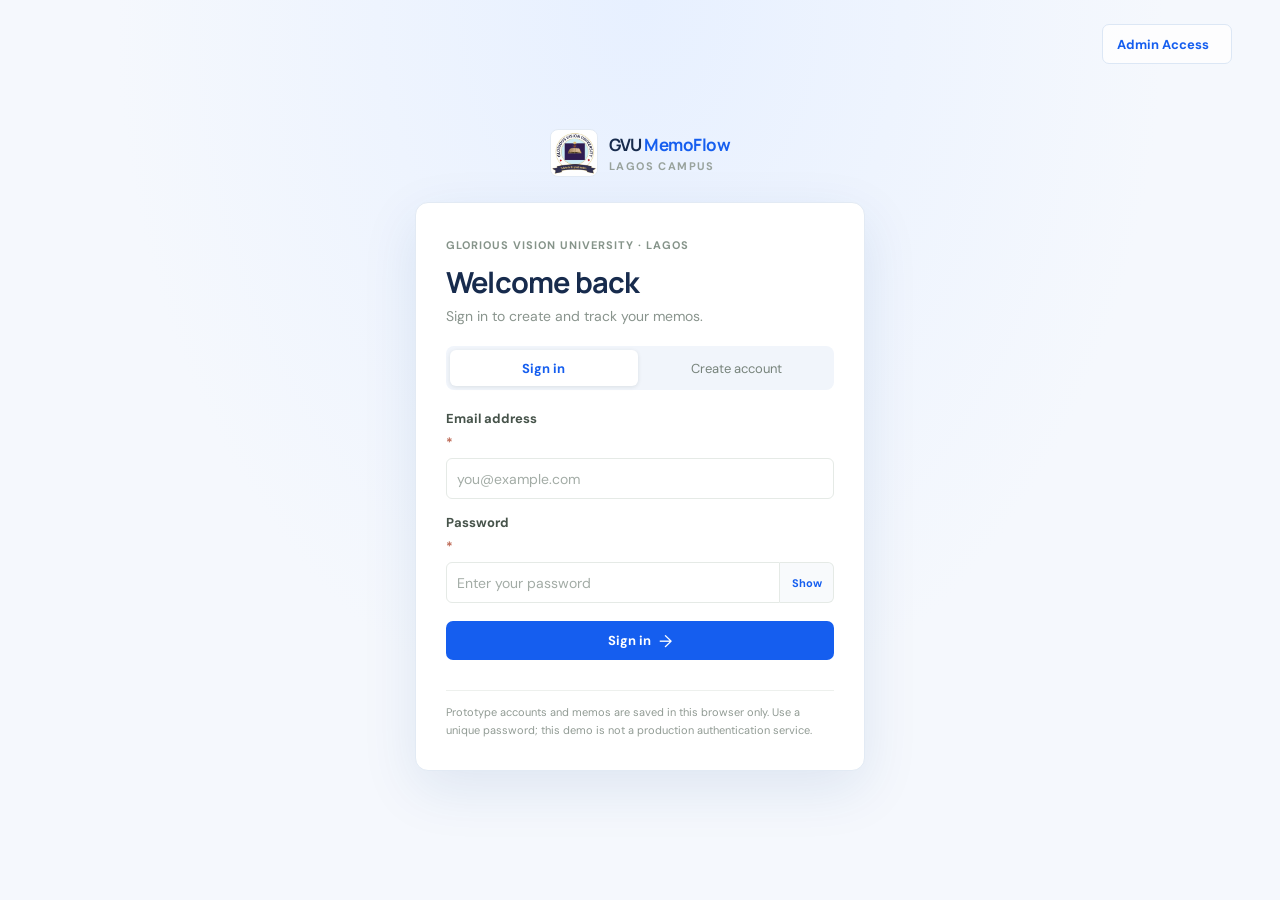
<file: index.html>
<!DOCTYPE html>
<html lang="en">
<head>
  <meta charset="UTF-8">
  <meta name="viewport" content="width=device-width, initial-scale=1.0">
  <meta name="theme-color" content="#123c31">
  <meta name="description" content="Institutional memo workflow and approval dashboard for Glorious Vision University, Lagos Campus.">
  <title>MemoFlow | Glorious Vision University</title>
  <link rel="preconnect" href="https://fonts.googleapis.com">
  <link rel="preconnect" href="https://fonts.gstatic.com" crossorigin>
  <link href="https://fonts.googleapis.com/css2?family=DM+Sans:wght@400;500;600;700&family=Manrope:wght@400;500;600;700;800&display=swap" rel="stylesheet">
  <link rel="stylesheet" href="project.css">
  <script src="project.js" defer></script>
</head>
<body>
  <section class="auth-screen" id="auth-screen">
    <a class="admin-login-link" href="admin.html">Admin Access <span aria-hidden="true"></span></a>
    <div class="auth-brand">
      <img class="brand-logo" src="images/gvu-logo.png" alt="Glorious Vision University logo">
      <span class="brand-copy"><strong>GVU <span>MemoFlow</span></strong><small>LAGOS CAMPUS</small></span>
    </div>
    <div class="auth-card">
      <div class="auth-intro">
        <span class="modal-kicker">GLORIOUS VISION UNIVERSITY · LAGOS</span>
        <h1 id="auth-title">Welcome back</h1>
        <p id="auth-description">Sign in to create and track your memos.</p>
      </div>
      <div class="auth-tabs" role="tablist" aria-label="Account access">
        <button class="auth-tab active" id="signin-tab" type="button" role="tab" aria-selected="true" aria-controls="signin-panel" data-auth-view="signin">Sign in</button>
        <button class="auth-tab" id="signup-tab" type="button" role="tab" aria-selected="false" aria-controls="signup-panel" data-auth-view="signup">Create account</button>
      </div>
      <form class="auth-form" id="signin-panel" aria-labelledby="signin-tab">
        <label class="field">Email address <span class="required">*</span><input name="email" type="email" autocomplete="email" required maxlength="254" placeholder="you@example.com"></label>
        <label class="field">Password <span class="required">*</span><span class="password-control"><input name="password" type="password" autocomplete="current-password" required minlength="8" placeholder="Enter your password"><button class="password-toggle" type="button" aria-label="Show password" aria-pressed="false" data-password-toggle>Show</button></span></label>
        <button class="button button-primary auth-submit" type="submit">Sign in <span>→</span></button>
      </form>
      <form class="auth-form hidden" id="signup-panel" aria-labelledby="signup-tab">
        <label class="field">Full name <span class="required">*</span><input name="name" autocomplete="name" required maxlength="100" placeholder="Enter your full name"></label>
        <label class="field">Email address <span class="required">*</span><input name="email" type="email" autocomplete="email" required maxlength="254" placeholder="you@example.com"></label>
        <label class="field">Position<span class="required">*</span><select name="type" required><option value="">Select account type</option><option value="Student">Student</option><option value="Staff">Teaching Staff</option><option value="Non-staff">Non-teaching Staff</option></select></label>
        <label class="field hidden" id="matric-number-field">Matric number <span class="required">*</span><input name="matricNumber" autocomplete="off" maxlength="30" placeholder="Enter your matric number"></label>
        <label class="field hidden" id="signup-college-field">College <span class="required">*</span><select name="department"><option value="">Select your college</option><option>COLBAHS</option><option>COMPUTING</option><option>COLMAS</option><option>COLHUM</option><option>COLLAW</option><option>COLLEGE OF HEALTH</option></select></label>
        <label class="field">Password <span class="required">*</span><span class="password-control"><input name="password" type="password" autocomplete="new-password" required minlength="8" placeholder="At least 8 characters"><button class="password-toggle" type="button" aria-label="Show password" aria-pressed="false" data-password-toggle>Show</button></span></label>
        <label class="field">Confirm password <span class="required">*</span><span class="password-control"><input name="confirmPassword" type="password" autocomplete="new-password" required minlength="8" placeholder="Re-enter your password"><button class="password-toggle" type="button" aria-label="Show password" aria-pressed="false" data-password-toggle>Show</button></span></label>
        <button class="button button-primary auth-submit" type="submit">Create account <span>→</span></button>
      </form>
      <p class="auth-message" id="auth-message" role="status" aria-live="polite"></p>
      <p class="auth-notice">Prototype accounts and memos are saved in this browser only. Use a unique password; this demo is not a production authentication service.</p>
    </div>
  </section>
  <div class="app-shell hidden" id="app-shell">
    <aside class="sidebar" id="sidebar">
      <a class="brand" href="#" aria-label="Glorious Vision University MemoFlow home" data-view="overview">
        <img class="brand-logo" src="images/gvu-logo.png" alt="">
        <span class="brand-copy"><strong>GVU <span>MemoFlow</span></strong><small>LAGOS CAMPUS</small></span>
      </a>
      <div class="campus-label">DASHBOARD</div>
      <nav class="primary-nav" aria-label="Main navigation">
        <button class="nav-link compose-nav-link" id="new-memo-button" type="button" data-compose><span class="nav-icon">＋</span>Compose</button>
        <button class="nav-link active" data-view="inbox"><span class="nav-icon">✉</span>Inbox<span class="nav-count hidden" id="nav-pending-count">0</span></button>
        <button class="nav-link" data-view="drafts"><span class="nav-icon">▧</span>Drafts</button>
        <button class="nav-link" data-view="sent"><span class="nav-icon">↗</span>Sent</button>
      </nav>
      <div class="admin-section hidden" id="admin-section">
        <button class="nav-link admin-toggle" id="admin-toggle" type="button" aria-expanded="false" aria-controls="admin-role-nav">
          <span class="nav-icon">⚙</span><span class="admin-label" id="admin-label">Admin</span><span class="admin-chevron" aria-hidden="true">⌄</span>
        </button>
        <nav class="role-inbox-nav hidden" id="admin-role-nav" aria-label="Admin role inboxes">
        </nav>
      </div>
      <div class="sidebar-bottom"> 
        <div class="sidebar-profile">
          <div class="avatar avatar-sidebar" id="profile-avatar">AO</div>
          <div class="profile-copy"><strong id="profile-name">Dr. Ola</strong><small id="active-role-label">Head of Department</small></div>
          <button class="signout-button" id="signout-button" type="button">Sign out</button>
        </div>
      </div>
    </aside>

    <main class="main-area">
      <header class="topbar">
        <button class="mobile-menu" id="mobile-menu" aria-label="Open navigation">☰</button>
        <div class="breadcrumb">Glorious Vision University <span>/</span> <strong id="breadcrumb-current">Overview</strong></div>
        <div class="topbar-actions">
          <label class="search-box" for="global-search"><span aria-hidden="true">⌕</span><input id="global-search" type="search" placeholder="Search memos..." autocomplete="off"><kbd>⌘ K</kbd></label>
          <button class="icon-button notification-button" id="notification-button" aria-label="Show pending approvals">♧<i></i></button>
          <div class="top-avatar" id="top-avatar" aria-label="Dr. Ola">AO</div>
        </div>
      </header>

      <div class="page-content">
        <section class="page-heading">
          <div>
            <div class="eyebrow" id="welcome-date">THURSDAY, 22 OCTOBER</div>
            <h1 id="page-title">Good morning, Dr. Ola<span class="wave">✳</span></h1>
            <p id="page-subtitle">Here’s what’s happening across your campus today.</p>
          </div>
        </section>

        <section class="overview-view" id="overview-view">
          <div class="stat-grid">
            <article class="stat-card">
              <div class="stat-top"><span class="stat-label">Total memos</span><span class="stat-icon icon-green">▤</span></div>
              <div class="stat-value" id="stat-total">0</div>
              <div class="stat-foot"><span class="trend-up">↗ Campus-wide</span><span>all departments</span></div>
            </article>
            <article class="stat-card">
              <div class="stat-top"><span class="stat-label">Awaiting approval</span><span class="stat-icon icon-amber">◷</span></div>
              <div class="stat-value" id="stat-pending">0</div>
              <div class="stat-foot"><span class="stat-neutral">Needs your attention</span></div>
            </article>
            <article class="stat-card">
              <div class="stat-top"><span class="stat-label">Approved this month</span><span class="stat-icon icon-blue">✓</span></div>
              <div class="stat-value" id="stat-approved">0</div>
              <div class="stat-foot"><span class="trend-up">↗ Workflow complete</span></div>
            </article>
            <article class="stat-card">
              <div class="stat-top"><span class="stat-label">Drafts</span><span class="stat-icon icon-purple">▧</span></div>
              <div class="stat-value" id="stat-drafts">0</div>
              <div class="stat-foot"><span class="stat-neutral">Ready when you are</span></div>
            </article>
          </div>

          <div class="dashboard-grid">
            <section class="panel approvals-panel">
              <div class="panel-heading">
                <div><h2>Needs your attention</h2><p id="dashboard-approval-subtitle">Memos waiting for your review</p></div>
                <button class="text-link" data-view="approvals">View queue <span>→</span></button>
              </div>
              <div class="approval-list" id="dashboard-approvals"></div>
            </section>
            <section class="panel activity-panel">
              <div class="panel-heading">
                <div><h2>Workflow activity</h2><p>A look at memo progress</p></div>
                <span class="period-chip">This week</span>
              </div>
              <div class="chart-summary"><div><strong id="chart-total">0</strong><span>memos processed</span></div><span class="chart-trend">↑ Active workflow</span></div>
              <div class="chart" aria-label="Memo activity during the week">
                <div class="chart-bars" id="chart-bars"></div>
                <div class="chart-days"><span>Mon</span><span>Tue</span><span>Wed</span><span>Thu</span><span>Fri</span><span>Sat</span><span>Sun</span></div>
              </div>
              <div class="chart-legend"><span><i></i> Memos created</span><span><i></i> Approvals</span></div>
            </section>
          </div>

          <section class="panel recent-panel">
            <div class="panel-heading">
              <div><h2>Recent memos</h2><p>Latest documents from across campus</p></div>
              <button class="text-link" data-view="all">All memos <span>→</span></button>
            </div>
            <div class="table-wrap">
              <table>
                <thead><tr><th>MEMO</th><th>FROM</th><th>DATE</th><th>PRIORITY</th><th>STATUS</th><th></th></tr></thead>
                <tbody id="recent-memos"></tbody>
              </table>
            </div>
          </section>
          <p class="prototype-note">MemoFlow prototype · Data is saved in this browser only.</p>
        </section>

        <section class="list-view hidden" id="list-view">
          <section class="panel list-panel">
            <div class="table-wrap">
              <table>
                <thead><tr><th>MEMO</th><th>FROM</th><th>DATE</th><th>PRIORITY</th><th>STATUS</th><th></th></tr></thead>
                <tbody id="memo-list"></tbody>
              </table>
            </div>
          </section>
          <p class="prototype-note">MemoFlow prototype · Data is saved in this browser only.</p>
        </section>
      </div>
    </main>
  </div>
  <div class="mobile-scrim" id="mobile-scrim"></div>

  <div class="modal-backdrop hidden" id="memo-modal" role="dialog" aria-modal="true" aria-labelledby="memo-modal-title">
    <div class="modal modal-wide">
      <div class="modal-heading"><div><span class="modal-kicker">GLORIOUS VISION UNIVERSITY · LAGOS</span><h2 id="memo-modal-title">Compose a memo</h2><p id="memo-modal-description">Write a memo and send it to another account.</p></div><button class="close-button" data-close-modal aria-label="Close">×</button></div>
      <form id="memo-form">
        <div class="form-grid">
          <label class="field field-full">Subject <span class="required">*</span><input name="title" required maxlength="120" placeholder="e.g. Request for approval to host the annual research symposium"></label>
          <label class="field">Sender type <span class="required">*</span><select name="senderType" required><option value="">Select sender type</option><option value="Student">Student</option><option value="Staff">Teaching Staff</option><option value="Non-staff">Non-teaching Staff</option></select></label>
          <label class="field">Your name <span class="required">*</span><input name="author" required maxlength="100" autocomplete="name" placeholder="Enter your full name"></label>
          <label class="field">Department / College <span class="optional">(if applicable)</span><select name="department"><option value="">Select department or college</option><option>COLBAHS</option><option>COMPUTING</option><option>COLMAS</option><option>COLHUM</option><option>COLLAW</option><option>COLLEGE OF HEALTH</option></select></label>
          <label class="field">Priority<select name="priority"><option>Normal</option><option>High</option><option>Urgent</option></select></label>
          <label class="field hidden" id="delivery-mode-field">Send as <span class="required">*</span><select name="deliveryMode"><option value="direct">Direct message</option><option value="approval">Approval request</option></select></label>
          <label class="field field-full hidden" id="recipient-email-field">To email address <span class="required">*</span><input name="recipientEmail" type="email" maxlength="254" autocomplete="email" placeholder="recipient@example.com"><span class="field-hint">The recipient must have a MemoFlow account in this browser.</span></label>
          <label class="field" id="approver-field">Send to office for approval <span class="required">*</span><select name="approver"><option value="">Select an office</option></select></label>
          <label class="field field-full">Memo details <span class="required">*</span><textarea name="body" required rows="5" maxlength="5000" placeholder="Add the purpose, background, and any action required..."></textarea><span class="field-hint">Be concise and include any relevant dates or next steps.</span></label>
        </div>
        <div class="modal-footer"><button type="button" class="button button-quiet" id="save-draft-button">Save as draft</button><div class="footer-actions"><button type="button" class="button button-quiet" data-close-modal>Cancel</button><button type="submit" class="button button-primary">Send for approval <span>→</span></button></div></div>
      </form>
    </div>
  </div>

  <div class="modal-backdrop hidden" id="detail-modal" role="dialog" aria-modal="true" aria-labelledby="detail-title">
    <div class="modal modal-detail">
      <div class="modal-heading"><div><span class="modal-kicker" id="detail-reference"></span><h2 id="detail-title"></h2><div class="detail-meta" id="detail-meta"></div></div><button class="close-button" data-close-modal aria-label="Close">×</button></div>
      <div class="detail-content"><div class="detail-route" id="detail-route"></div><div class="detail-body" id="detail-body"></div><div class="decision-note hidden" id="decision-note"></div></div>
      <div class="detail-review hidden" id="detail-review"><label class="field">Review note <span class="optional">(optional)</span><textarea id="review-note" rows="3" maxlength="500" placeholder="Add a note for the sender..."></textarea></label></div>
      <div class="modal-footer detail-footer"><span id="detail-footer-hint"></span><div class="footer-actions" id="detail-actions"></div></div>
    </div>
  </div>

  <div class="toast-region" id="toast-region" aria-live="polite"></div>
</body>
</html>
</file>
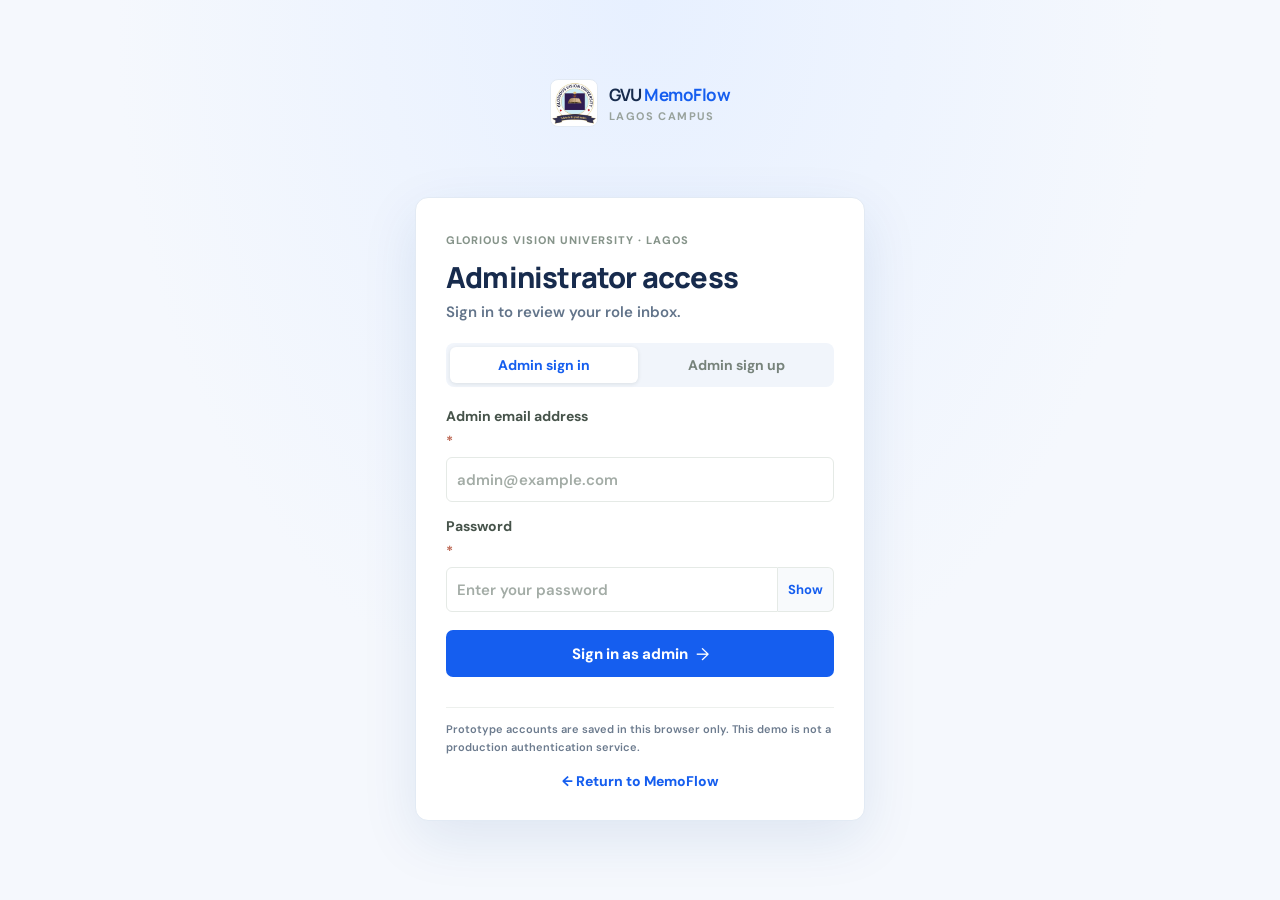
<file: admin.html>
<!DOCTYPE html>
<html lang="en">
<head>
  <meta charset="UTF-8">
  <meta name="viewport" content="width=device-width, initial-scale=1.0">
  <meta name="theme-color" content="#123c31">
  <meta name="description" content="Administrator sign-in and account registration for GVU MemoFlow.">
  <title>Admin Access | GVU MemoFlow</title>
  <link rel="preconnect" href="https://fonts.googleapis.com">
  <link rel="preconnect" href="https://fonts.gstatic.com" crossorigin>
  <link href="https://fonts.googleapis.com/css2?family=DM+Sans:wght@400;500;600;700&family=Manrope:wght@400;500;600;700;800&display=swap" rel="stylesheet">
  <link rel="stylesheet" href="project.css">
  <script src="admin.js" defer></script>
</head>
<body class="admin-auth-page">
  <main class="auth-screen">
    <a class="brand admin-auth-brand" href="index.html" aria-label="Return to GVU MemoFlow">
      <img class="brand-logo" src="images/gvu-logo.png" alt="Glorious Vision University logo">
      <span class="brand-copy"><strong>GVU <span>MemoFlow</span></strong><small>LAGOS CAMPUS</small></span>
    </a>
    <section class="auth-card" aria-labelledby="admin-auth-title">
      <div class="auth-intro">
        <span class="modal-kicker">GLORIOUS VISION UNIVERSITY · LAGOS</span>
        <h1 id="admin-auth-title">Administrator access</h1>
        <p id="admin-auth-description">Sign in to review your role inbox.</p>
      </div>
      <div class="admin-auth-tabs" role="tablist" aria-label="Administrator account access">
        <button class="auth-tab active" id="admin-signin-tab" type="button" role="tab" aria-selected="true" aria-controls="admin-signin-panel" data-admin-auth="signin">Admin sign in</button>
        <button class="auth-tab" id="admin-signup-tab" type="button" role="tab" aria-selected="false" aria-controls="admin-signup-panel" data-admin-auth="signup">Admin sign up</button>
      </div>
      <form class="auth-form" id="admin-signin-panel" aria-labelledby="admin-signin-tab">
        <label class="field">Admin email address <span class="required">*</span><input name="email" type="email" autocomplete="username" required maxlength="254" placeholder="admin@example.com"></label>
        <label class="field">Password <span class="required">*</span><span class="password-control"><input name="password" type="password" autocomplete="current-password" required minlength="8" placeholder="Enter your password"><button class="password-toggle" type="button" aria-label="Show password" aria-pressed="false" data-password-toggle>Show</button></span></label>
        <button class="button button-primary auth-submit" type="submit">Sign in as admin <span>→</span></button>
      </form>
      <form class="auth-form hidden" id="admin-signup-panel" aria-labelledby="admin-signup-tab">
        <label class="field">Full name <span class="required">*</span><input name="name" autocomplete="name" required maxlength="100" placeholder="Enter your full name"></label>
        <label class="field">Admin email address <span class="required">*</span><input name="email" type="email" autocomplete="email" required maxlength="254" placeholder="admin@example.com"></label>
        <label class="field">Admin role <span class="required">*</span>
          <select name="adminRole" required>
            <option value="">Select your admin role</option>
            <option>Head of Department</option>
            <option>Dean</option>
            <option>Bursar</option>
            <option>Registrar</option>
            <option>Vice Chancellor</option>
          </select>
        </label>
        <label class="field hidden" id="admin-unit-field"><span><span id="admin-unit-label">Department or college</span> <span class="required">*</span></span>
          <select name="adminUnit">
            <option value="">Select a department or college</option>
          </select>
        </label>
        <label class="field">Password <span class="required">*</span><span class="password-control"><input name="password" type="password" autocomplete="new-password" required minlength="8" placeholder="At least 8 characters"><button class="password-toggle" type="button" aria-label="Show password" aria-pressed="false" data-password-toggle>Show</button></span></label>
        <label class="field">Confirm password <span class="required">*</span><span class="password-control"><input name="confirmPassword" type="password" autocomplete="new-password" required minlength="8" placeholder="Re-enter your password"><button class="password-toggle" type="button" aria-label="Show password" aria-pressed="false" data-password-toggle>Show</button></span></label>
        <button class="button button-primary auth-submit" type="submit">Create admin account <span>→</span></button>
      </form>
      <p class="auth-message" id="admin-auth-message" role="status" aria-live="polite"></p>
      <p class="auth-notice">Prototype accounts are saved in this browser only. This demo is not a production authentication service.</p>
      <a class="admin-auth-back" href="index.html">← Return to MemoFlow</a>
    </section>
  </main>
</body>
</html>
</file>
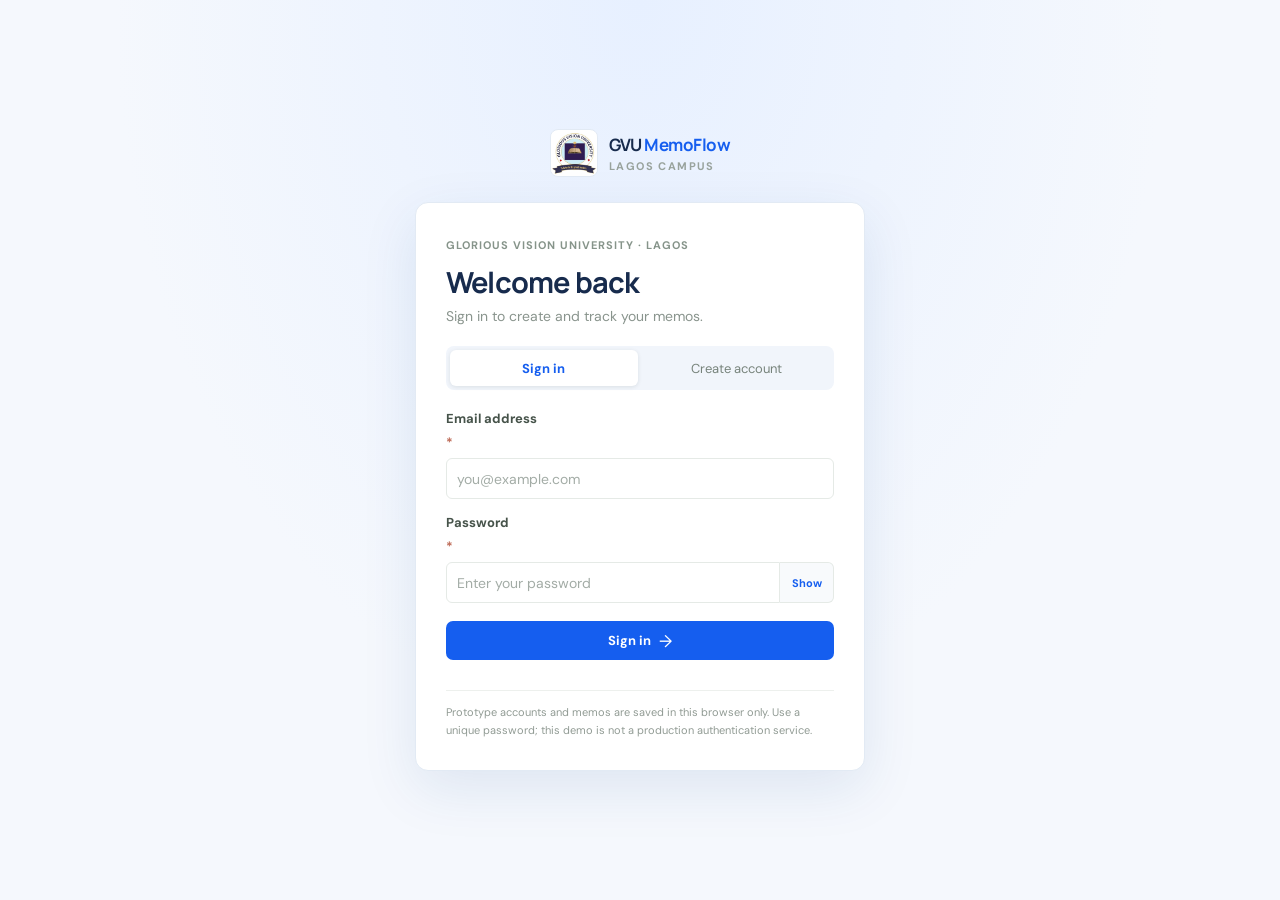
<file: project.html>
<!DOCTYPE html>
<html lang="en">
<head>
  <meta charset="UTF-8">
  <meta name="viewport" content="width=device-width, initial-scale=1.0">
  <meta name="theme-color" content="#123c31">
  <meta name="description" content="Institutional memo workflow and approval dashboard for Glorious Vision University, Lagos Campus.">
  <title>MemoFlow | Glorious Vision University</title>
  <link rel="preconnect" href="https://fonts.googleapis.com">
  <link rel="preconnect" href="https://fonts.gstatic.com" crossorigin>
  <link href="https://fonts.googleapis.com/css2?family=DM+Sans:wght@400;500;600;700&family=Manrope:wght@400;500;600;700;800&display=swap" rel="stylesheet">
  <link rel="stylesheet" href="project.css">
  <script src="project.js" defer></script>
</head>
<body>
  <section class="auth-screen" id="auth-screen">
    <div class="auth-brand">
      <img class="brand-logo" src="images/gvu-logo.png" alt="Glorious Vision University logo">
      <span class="brand-copy"><strong>GVU <span>MemoFlow</span></strong><small>LAGOS CAMPUS</small></span>
    </div>
    <div class="auth-card">
      <div class="auth-intro">
        <span class="modal-kicker">GLORIOUS VISION UNIVERSITY · LAGOS</span>
        <h1 id="auth-title">Welcome back</h1>
        <p id="auth-description">Sign in to create and track your memos.</p>
      </div>
      <div class="auth-tabs" role="tablist" aria-label="Account access">
        <button class="auth-tab active" id="signin-tab" type="button" role="tab" aria-selected="true" aria-controls="signin-panel" data-auth-view="signin">Sign in</button>
        <button class="auth-tab" id="signup-tab" type="button" role="tab" aria-selected="false" aria-controls="signup-panel" data-auth-view="signup">Create account</button>
      </div>
      <form class="auth-form" id="signin-panel" aria-labelledby="signin-tab">
        <label class="field">Email address <span class="required">*</span><input name="email" type="email" autocomplete="email" required maxlength="254" placeholder="you@example.com"></label>
        <label class="field">Password <span class="required">*</span><span class="password-control"><input name="password" type="password" autocomplete="current-password" required minlength="8" placeholder="Enter your password"><button class="password-toggle" type="button" aria-label="Show password" aria-pressed="false" data-password-toggle>Show</button></span></label>
        <button class="button button-primary auth-submit" type="submit">Sign in <span>→</span></button>
      </form>
      <form class="auth-form hidden" id="signup-panel" aria-labelledby="signup-tab">
        <label class="field">Full name <span class="required">*</span><input name="name" autocomplete="name" required maxlength="100" placeholder="Enter your full name"></label>
        <label class="field">Email address <span class="required">*</span><input name="email" type="email" autocomplete="email" required maxlength="254" placeholder="you@example.com"></label>
        <label class="field">Position<span class="required">*</span><select name="type" required><option value="">Select account type</option><option value="Student">Student</option><option value="Staff">Teaching Staff</option><option value="Non-staff">Non-teaching Staff</option></select></label>
        <label class="field hidden" id="matric-number-field">Matric number <span class="required">*</span><input name="matricNumber" autocomplete="off" maxlength="30" placeholder="Enter your matric number"></label>
        <label class="field hidden" id="signup-college-field">College <span class="required">*</span><select name="department"><option value="">Select your college</option><option>COLBAHS</option><option>COMPUTING</option><option>COLMAS</option><option>COLHUM</option><option>COLLAW</option><option>COLLEGE OF HEALTH</option></select></label>
        <label class="field">Password <span class="required">*</span><span class="password-control"><input name="password" type="password" autocomplete="new-password" required minlength="8" placeholder="At least 8 characters"><button class="password-toggle" type="button" aria-label="Show password" aria-pressed="false" data-password-toggle>Show</button></span></label>
        <label class="field">Confirm password <span class="required">*</span><span class="password-control"><input name="confirmPassword" type="password" autocomplete="new-password" required minlength="8" placeholder="Re-enter your password"><button class="password-toggle" type="button" aria-label="Show password" aria-pressed="false" data-password-toggle>Show</button></span></label>
        <button class="button button-primary auth-submit" type="submit">Create account <span>→</span></button>
      </form>
      <p class="auth-message" id="auth-message" role="status" aria-live="polite"></p>
      <p class="auth-notice">Prototype accounts and memos are saved in this browser only. Use a unique password; this demo is not a production authentication service.</p>
    </div>
  </section>
  <div class="app-shell hidden" id="app-shell">
    <aside class="sidebar" id="sidebar">
      <a class="brand" href="#" aria-label="Glorious Vision University MemoFlow home" data-view="overview">
        <img class="brand-logo" src="images/gvu-logo.png" alt="">
        <span class="brand-copy"><strong>GVU <span>MemoFlow</span></strong><small>LAGOS CAMPUS</small></span>
      </a>
      <div class="campus-label">DAASHBOARD</div>
      <nav class="primary-nav" aria-label="Main navigation">
        <button class="nav-link compose-nav-link" id="new-memo-button" type="button" data-compose><span class="nav-icon">＋</span>Compose</button>
        <button class="nav-link active" data-view="inbox"><span class="nav-icon">✉</span>Inbox<span class="nav-count hidden" id="nav-pending-count">0</span></button>
        <button class="nav-link" data-view="drafts"><span class="nav-icon">▧</span>Drafts</button>
        <button class="nav-link" data-view="sent"><span class="nav-icon">↗</span>Sent</button>
      </nav>
      <a class="nav-link admin-access-link" href="admin.html"><span class="nav-icon">⚙</span>Admin access</a>
      <div class="admin-section hidden" id="admin-section">
        <button class="nav-link admin-toggle" id="admin-toggle" type="button" aria-expanded="false" aria-controls="admin-role-nav">
          <span class="nav-icon">⚙</span><span class="admin-label" id="admin-label">Admin</span><span class="admin-chevron" aria-hidden="true">⌄</span>
        </button>
        <nav class="role-inbox-nav hidden" id="admin-role-nav" aria-label="Admin role inboxes">
        </nav>
      </div>
      <div class="sidebar-bottom"> 
        <div class="sidebar-profile">
          <div class="avatar avatar-sidebar" id="profile-avatar">AO</div>
          <div class="profile-copy"><strong id="profile-name">Dr. Ola</strong><small id="active-role-label">Head of Department</small></div>
          <button class="signout-button" id="signout-button" type="button">Sign out</button>
        </div>
      </div>
    </aside>

    <main class="main-area">
      <header class="topbar">
        <button class="mobile-menu" id="mobile-menu" aria-label="Open navigation">☰</button>
        <div class="breadcrumb">Glorious Vision University <span>/</span> <strong id="breadcrumb-current">Overview</strong></div>
        <div class="topbar-actions">
          <label class="search-box" for="global-search"><span aria-hidden="true">⌕</span><input id="global-search" type="search" placeholder="Search memos..." autocomplete="off"><kbd>⌘ K</kbd></label>
          <button class="icon-button notification-button" id="notification-button" aria-label="Show pending approvals">♧<i></i></button>
          <div class="top-avatar" id="top-avatar" aria-label="Dr. Ola">AO</div>
        </div>
      </header>

      <div class="page-content">
        <section class="page-heading">
          <div>
            <div class="eyebrow" id="welcome-date">THURSDAY, 22 OCTOBER</div>
            <h1 id="page-title">Good morning, Dr. Ola<span class="wave">✳</span></h1>
            <p id="page-subtitle">Here’s what’s happening across your campus today.</p>
          </div>
        </section>

        <section class="overview-view" id="overview-view">
          <div class="stat-grid">
            <article class="stat-card">
              <div class="stat-top"><span class="stat-label">Total memos</span><span class="stat-icon icon-green">▤</span></div>
              <div class="stat-value" id="stat-total">0</div>
              <div class="stat-foot"><span class="trend-up">↗ Campus-wide</span><span>all departments</span></div>
            </article>
            <article class="stat-card">
              <div class="stat-top"><span class="stat-label">Awaiting approval</span><span class="stat-icon icon-amber">◷</span></div>
              <div class="stat-value" id="stat-pending">0</div>
              <div class="stat-foot"><span class="stat-neutral">Needs your attention</span></div>
            </article>
            <article class="stat-card">
              <div class="stat-top"><span class="stat-label">Approved this month</span><span class="stat-icon icon-blue">✓</span></div>
              <div class="stat-value" id="stat-approved">0</div>
              <div class="stat-foot"><span class="trend-up">↗ Workflow complete</span></div>
            </article>
            <article class="stat-card">
              <div class="stat-top"><span class="stat-label">Drafts</span><span class="stat-icon icon-purple">▧</span></div>
              <div class="stat-value" id="stat-drafts">0</div>
              <div class="stat-foot"><span class="stat-neutral">Ready when you are</span></div>
            </article>
          </div>

          <div class="dashboard-grid">
            <section class="panel approvals-panel">
              <div class="panel-heading">
                <div><h2>Needs your attention</h2><p id="dashboard-approval-subtitle">Memos waiting for your review</p></div>
                <button class="text-link" data-view="approvals">View queue <span>→</span></button>
              </div>
              <div class="approval-list" id="dashboard-approvals"></div>
            </section>
            <section class="panel activity-panel">
              <div class="panel-heading">
                <div><h2>Workflow activity</h2><p>A look at memo progress</p></div>
                <span class="period-chip">This week</span>
              </div>
              <div class="chart-summary"><div><strong id="chart-total">0</strong><span>memos processed</span></div><span class="chart-trend">↑ Active workflow</span></div>
              <div class="chart" aria-label="Memo activity during the week">
                <div class="chart-bars" id="chart-bars"></div>
                <div class="chart-days"><span>Mon</span><span>Tue</span><span>Wed</span><span>Thu</span><span>Fri</span><span>Sat</span><span>Sun</span></div>
              </div>
              <div class="chart-legend"><span><i></i> Memos created</span><span><i></i> Approvals</span></div>
            </section>
          </div>

          <section class="panel recent-panel">
            <div class="panel-heading">
              <div><h2>Recent memos</h2><p>Latest documents from across campus</p></div>
              <button class="text-link" data-view="all">All memos <span>→</span></button>
            </div>
            <div class="table-wrap">
              <table>
                <thead><tr><th>MEMO</th><th>FROM</th><th>DATE</th><th>PRIORITY</th><th>STATUS</th><th></th></tr></thead>
                <tbody id="recent-memos"></tbody>
              </table>
            </div>
          </section>
          <p class="prototype-note">MemoFlow prototype · Data is saved in this browser only.</p>
        </section>

        <section class="list-view hidden" id="list-view">
          <section class="panel list-panel">
            <div class="table-wrap">
              <table>
                <thead><tr><th>MEMO</th><th>FROM</th><th>DATE</th><th>PRIORITY</th><th>STATUS</th><th></th></tr></thead>
                <tbody id="memo-list"></tbody>
              </table>
            </div>
          </section>
          <p class="prototype-note">MemoFlow prototype · Data is saved in this browser only.</p>
        </section>
      </div>
    </main>
  </div>
  <div class="mobile-scrim" id="mobile-scrim"></div>

  <div class="modal-backdrop hidden" id="memo-modal" role="dialog" aria-modal="true" aria-labelledby="memo-modal-title">
    <div class="modal modal-wide">
      <div class="modal-heading"><div><span class="modal-kicker">GLORIOUS VISION UNIVERSITY · LAGOS</span><h2 id="memo-modal-title">Compose a memo</h2><p id="memo-modal-description">Write a memo and send it to another account.</p></div><button class="close-button" data-close-modal aria-label="Close">×</button></div>
      <form id="memo-form">
        <div class="form-grid">
          <label class="field field-full">Subject <span class="required">*</span><input name="title" required maxlength="120" placeholder="e.g. Request for approval to host the annual research symposium"></label>
          <label class="field">Sender type <span class="required">*</span><select name="senderType" required><option value="">Select sender type</option><option value="Student">Student</option><option value="Staff">Teaching Staff</option><option value="Non-staff">Non-teaching Staff</option></select></label>
          <label class="field">Your name <span class="required">*</span><input name="author" required maxlength="100" autocomplete="name" placeholder="Enter your full name"></label>
          <label class="field">Department / College <span class="optional">(if applicable)</span><select name="department"><option value="">Select department or college</option><option>COLBAHS</option><option>COMPUTING</option><option>COLMAS</option><option>COLHUM</option><option>COLLAW</option><option>COLLEGE OF HEALTH</option></select></label>
          <label class="field">Priority<select name="priority"><option>Normal</option><option>High</option><option>Urgent</option></select></label>
          <label class="field hidden" id="delivery-mode-field">Send as <span class="required">*</span><select name="deliveryMode"><option value="direct">Direct message</option><option value="approval">Approval request</option></select></label>
          <label class="field field-full hidden" id="recipient-email-field">To email address <span class="required">*</span><input name="recipientEmail" type="email" maxlength="254" autocomplete="email" placeholder="recipient@example.com"><span class="field-hint">The recipient must have a MemoFlow account in this browser.</span></label>
          <label class="field" id="approver-field">Send to office for approval <span class="required">*</span><select name="approver"><option value="">Select an office</option></select></label>
          <label class="field field-full">Memo details <span class="required">*</span><textarea name="body" required rows="5" maxlength="5000" placeholder="Add the purpose, background, and any action required..."></textarea><span class="field-hint">Be concise and include any relevant dates or next steps.</span></label>
        </div>
        <div class="modal-footer"><button type="button" class="button button-quiet" id="save-draft-button">Save as draft</button><div class="footer-actions"><button type="button" class="button button-quiet" data-close-modal>Cancel</button><button type="submit" class="button button-primary">Send for approval <span>→</span></button></div></div>
      </form>
    </div>
  </div>

  <div class="modal-backdrop hidden" id="detail-modal" role="dialog" aria-modal="true" aria-labelledby="detail-title">
    <div class="modal modal-detail">
      <div class="modal-heading"><div><span class="modal-kicker" id="detail-reference"></span><h2 id="detail-title"></h2><div class="detail-meta" id="detail-meta"></div></div><button class="close-button" data-close-modal aria-label="Close">×</button></div>
      <div class="detail-content"><div class="detail-route" id="detail-route"></div><div class="detail-body" id="detail-body"></div><div class="decision-note hidden" id="decision-note"></div></div>
      <div class="detail-review hidden" id="detail-review"><label class="field">Review note <span class="optional">(optional)</span><textarea id="review-note" rows="3" maxlength="500" placeholder="Add a note for the sender..."></textarea></label></div>
      <div class="modal-footer detail-footer"><span id="detail-footer-hint"></span><div class="footer-actions" id="detail-actions"></div></div>
    </div>
  </div>

  <div class="toast-region" id="toast-region" aria-live="polite"></div>
</body>
</html>
</file>
<file: project.css>
:root {
  color-scheme: light;
  --green: #155eef;
  --green-dark: #1047b8;
  --green-light: #eaf2ff;
  --ink: #172b4d;
  --muted: #62748a;
  --line: #e2eaf4;
  --canvas: #f5f8fd;
  --white: #fff;
  --amber: #ac7315;
  font-family: "DM Sans", sans-serif;
  font-synthesis: none;
  text-rendering: optimizeLegibility;
}

* { box-sizing: border-box; }
body { margin: 0; min-width: 320px; background: var(--canvas); color: var(--ink); font-size: 16px; }
button, input, select, textarea { font: inherit; }
button { cursor: pointer; }
button:focus-visible, input:focus-visible, select:focus-visible, textarea:focus-visible { outline: 3px solid #9bbcff; outline-offset: 2px; }
.auth-screen { position: relative; display: grid; min-height: 100vh; align-content: center; justify-items: center; gap: 25px; padding: 32px 18px; background: radial-gradient(ellipse at 50% 0, #e7f0ff 0, #f5f8fd 58%); }
.admin-login-link { position: absolute; top: 24px; right: clamp(18px, 4vw, 48px); display: inline-flex; min-height: 40px; align-items: center; gap: 8px; padding: 0 14px; border: 1px solid #dce7f5; border-radius: 7px; background: rgba(255,255,255,.8); color: var(--green); font-size: 13px; font-weight: 700; text-decoration: none; transition: background .15s, border-color .15s; }
.admin-login-link:hover { border-color: #b8cdf0; background: #fff; }
.admin-login-link:focus-visible { outline: 3px solid #9bbcff; outline-offset: 2px; }
.auth-brand { display: flex; align-items: center; gap: 11px; }
.auth-card { width: min(100%, 450px); padding: 30px; border: 1px solid var(--line); border-radius: 13px; background: #fff; box-shadow: 0 18px 55px rgba(24, 69, 140, .1); }
.auth-intro { margin-bottom: 21px; }
.auth-intro h1 { margin: 8px 0 5px; font-family: Manrope, sans-serif; font-size: 25px; letter-spacing: -.8px; }
.auth-intro p { margin: 0; color: #89948d; font-size: 12px; }
.auth-tabs { display: grid; grid-template-columns: 1fr 1fr; gap: 5px; padding: 4px; margin-bottom: 20px; border-radius: 8px; background: #f1f5fb; }
.auth-tab { min-height: 36px; border: 0; border-radius: 6px; background: transparent; color: #77837b; font-size: 11px; }
.auth-tab.active { background: #fff; box-shadow: 0 1px 4px rgba(20, 40, 28, .1); color: var(--green); font-weight: 700; }
.auth-form { display: grid; gap: 15px; }
.admin-auth-tabs { display: grid; grid-template-columns: 1fr 1fr; gap: 5px; padding: 4px; margin-bottom: 20px; border-radius: 8px; background: #f1f5fb; }
.admin-auth-tabs .auth-tab { font-size: 10px; }
.auth-form .field { font-size: 11px; }
.auth-form .field input, .auth-form .field select { min-height: 41px; font-size: 12px; }
.password-control { display: flex; min-width: 0; align-items: stretch; }
.password-control input { min-width: 0; flex: 1; border-radius: 6px 0 0 6px !important; }
.password-toggle { min-width: 54px; padding: 0 10px; border: 1px solid #e5eae6; border-left: 0; border-radius: 0 6px 6px 0; background: #f8fafc; color: var(--green); font-size: 11px; font-weight: 700; }
.password-toggle:hover { background: var(--green-light); }
.auth-submit { width: 100%; min-height: 43px; margin-top: 3px; font-size: 12px; }
.auth-message { min-height: 17px; margin: 13px 0 0; color: #a64f42; font-size: 11px; line-height: 1.5; }
.auth-message.success { color: #1551bf; }
.auth-notice { padding-top: 13px; margin: 0; border-top: 1px solid #edf0ed; color: #919b94; font-size: 9px; line-height: 1.6; }
.admin-auth-brand { margin: 0; }
.admin-auth-back { display: block; margin-top: 15px; color: var(--green); font-size: 11px; font-weight: 700; text-align: center; text-decoration: none; }
.admin-auth-back:hover { color: var(--green-dark); }
.signout-button { padding: 5px 7px; margin-left: auto; border: 1px solid #e5eae6; border-radius: 6px; background: #fff; color: #657169; font-size: 9px; }
.signout-button:hover { background: #f1f6ff; color: var(--green); }
.app-shell { min-height: 100vh; }
.sidebar { position: fixed; z-index: 20; inset: 0 auto 0 0; display: flex; flex-direction: column; width: 248px; overflow-y: auto; padding: 26px 17px 16px; background: #fff; border-right: 1px solid var(--line); }
.brand { display: flex; align-items: center; gap: 11px; margin: 0 5px 45px; color: inherit; text-decoration: none; }
.brand-logo { display: block; width: 48px; height: 48px; flex: 0 0 auto; border: 1px solid var(--line); border-radius: 8px; background: #fff; object-fit: contain; }
.brand-copy { display: flex; flex-direction: column; gap: 3px; }
.brand-copy strong { font-family: Manrope, sans-serif; font-size: 15px; letter-spacing: -.5px; }
.brand-copy strong span { color: var(--green); }
.brand-copy small { color: #98a29c; font-size: 9px; font-weight: 700; letter-spacing: 1.4px; }
.campus-label { padding: 0 10px; margin-bottom: 12px; color: #a0a8a2; font-size: 10px; font-weight: 700; letter-spacing: 1.2px; }
.primary-nav { display: grid; gap: 5px; }
.compose-nav-link { color: var(--green); font-weight: 700; }
.compose-nav-link .nav-icon { width: 27px; height: 27px; border-radius: 8px; background: var(--green); color: #fff; font-size: 17px; }
.admin-section { margin-top: 12px; }
.admin-toggle { min-height: 45px; }
.admin-toggle .nav-icon { width: 27px; height: 27px; border-radius: 8px; background: #eaf2ff; color: var(--green); font-size: 15px; }
.admin-label { font-family: Manrope, sans-serif; font-size: 13px; font-weight: 800; letter-spacing: .2px; }
.role-inbox-nav { display: grid; gap: 2px; }
.role-inbox-nav .role-inbox-link { padding-left: 19px; }
.role-inbox-link { min-height: 35px; gap: 9px; font-family: "DM Sans", sans-serif; font-size: 11px; font-weight: 600; }
.role-inbox-link > span:nth-child(2) { overflow: hidden; text-overflow: ellipsis; white-space: nowrap; }
.role-inbox-link .nav-count { min-width: 19px; height: 19px; }
.admin-chevron { margin-left: auto; transition: transform .15s; }
.admin-toggle[aria-expanded="true"] .admin-chevron { transform: rotate(180deg); }
.admin-toggle.active .nav-icon { color: var(--green); }
.nav-link { display: flex; align-items: center; gap: 12px; width: 100%; min-height: 43px; padding: 0 11px; border: 0; border-radius: 8px; background: transparent; color: #657169; text-align: left; transition: background .15s, color .15s; }
.nav-link:hover { background: #f1f6ff; color: var(--green); }
.nav-link.active { background: var(--green-light); color: var(--green); font-weight: 700; }
.nav-icon { display: inline-grid; width: 18px; place-items: center; font-size: 17px; }
.nav-count { display: inline-grid; min-width: 20px; height: 20px; place-items: center; margin-left: auto; border-radius: 7px; background: #f6efe0; color: #a77524; font-size: 10px; font-weight: 700; }
.sidebar-bottom { margin-top: auto; }
.text-link { padding: 0; border: 0; background: transparent; color: var(--green); font-size: 11px; font-weight: 700; }
.text-link span { padding-left: 3px; }
.sidebar-profile { display: flex; align-items: center; gap: 9px; padding: 17px 2px 3px; margin-top: 15px; border-top: 1px solid var(--line); }
.avatar, .top-avatar { display: grid; flex: 0 0 auto; place-items: center; border-radius: 50%; background: #e7f0ff; color: var(--green); font-size: 11px; font-weight: 700; }
.avatar-sidebar { width: 32px; height: 32px; }
.profile-copy { display: grid; gap: 3px; }
.profile-copy strong { font-size: 10px; }
.profile-copy small { color: #8b958e; font-size: 9px; }
.profile-menu { margin-left: auto; color: #87918a; font-size: 20px; }
.main-area { min-height: 100vh; margin-left: 248px; }
.topbar { position: sticky; z-index: 10; top: 0; display: flex; height: 68px; align-items: center; justify-content: space-between; padding: 0 42px; border-bottom: 1px solid var(--line); background: rgba(255,255,255,.94); backdrop-filter: blur(12px); }
.breadcrumb { color: #8b958e; font-size: 12px; }
.breadcrumb span { padding: 0 8px; color: #c0c7c1; }
.breadcrumb strong { color: #3b4941; font-weight: 600; }
.topbar-actions { display: flex; align-items: center; gap: 20px; }
.search-box { display: flex; width: 245px; height: 36px; align-items: center; gap: 8px; padding: 0 9px; border: 1px solid #edf0ed; border-radius: 7px; background: #fbfcfb; color: #89948d; }
.search-box > span { font-size: 20px; line-height: 1; }
.search-box input { width: 100%; min-width: 0; border: 0; outline: 0; background: transparent; color: var(--ink); font-size: 11px; }
.search-box input::placeholder { color: #9aa39d; }
.search-box kbd { flex: 0 0 auto; padding: 3px 5px; border: 1px solid #e8ece8; border-radius: 4px; color: #9aa39d; font-family: inherit; font-size: 9px; }
.icon-button { position: relative; display: grid; width: 30px; height: 34px; place-items: center; border: 0; background: transparent; color: #657169; font-size: 18px; }
.notification-button i { position: absolute; top: 6px; right: 5px; width: 6px; height: 6px; border: 1px solid white; border-radius: 50%; background: #dc9c42; }
.top-avatar { width: 32px; height: 32px; background: #e2eee5; }
.mobile-menu { display: none; border: 0; background: transparent; color: var(--green); font-size: 20px; }
.page-content { max-width: 1510px; padding: 34px 42px 36px; margin: 0 auto; }
.page-heading { display: flex; align-items: end; justify-content: space-between; gap: 20px; margin-bottom: 25px; }
.eyebrow { margin-bottom: 8px; color: #87938b; font-size: 10px; font-weight: 700; letter-spacing: 1.15px; }
h1, h2, p { margin-top: 0; }
h1 { margin-bottom: 6px; font-family: Manrope, sans-serif; font-size: clamp(23px, 2.3vw, 30px); font-weight: 700; letter-spacing: -1.15px; }
.wave { color: #c19a4d; font-size: 18px; vertical-align: 3px; }
.page-heading p { margin: 0; color: #838e87; font-size: 12px; }
.button { display: inline-flex; align-items: center; justify-content: center; gap: 8px; min-height: 39px; padding: 0 15px; border: 1px solid transparent; border-radius: 7px; font-size: 11px; font-weight: 700; transition: background .15s, transform .15s; }
.button:active { transform: translateY(1px); }
.button-primary { background: var(--green); color: #fff; }
.button-primary:hover { background: var(--green-dark); }
.button-primary > span { font-size: 17px; font-weight: 400; }
.button-quiet { border-color: #e5eae6; background: #fff; color: #536158; }
.button-quiet:hover { background: #f1f6ff; }
.stat-grid { display: grid; grid-template-columns: repeat(4, minmax(0, 1fr)); gap: 14px; margin-bottom: 17px; }
.stat-card, .panel { border: 1px solid var(--line); border-radius: 10px; background: var(--white); }
.stat-card { min-height: 126px; padding: 15px 16px 13px; }
.stat-top { display: flex; align-items: center; justify-content: space-between; }
.stat-label { color: #77837b; font-size: 11px; font-weight: 500; }
.stat-icon { display: grid; width: 27px; height: 27px; place-items: center; border-radius: 8px; font-size: 14px; }
.icon-green { background: #eaf2ff; color: #155eef; }
.icon-amber { background: #fbf4e9; color: #b17c28; }
.icon-blue { background: #edf3f7; color: #517c9a; }
.icon-purple { background: #f2eff8; color: #806d9b; }
.stat-value { margin: 8px 0 5px; font-family: Manrope, sans-serif; font-size: 25px; font-weight: 700; letter-spacing: -.8px; }
.stat-foot { display: flex; align-items: center; gap: 6px; color: #98a19b; font-size: 9px; }
.trend-up { color: #155eef; font-weight: 600; }
.stat-neutral { color: #77837b; font-weight: 600; }
.dashboard-grid { display: grid; grid-template-columns: 1.12fr .88fr; gap: 16px; margin-bottom: 17px; }
.panel { overflow: hidden; }
.approvals-panel, .activity-panel { min-height: 277px; padding: 18px 19px 16px; }
.panel-heading { display: flex; align-items: flex-start; justify-content: space-between; gap: 12px; }
.panel-heading h2 { margin: 0 0 4px; font-family: Manrope, sans-serif; font-size: 14px; letter-spacing: -.25px; }
.panel-heading p { margin: 0; color: #909a93; font-size: 10px; }
.text-link { padding-top: 3px; white-space: nowrap; }
.approval-list { display: grid; margin-top: 13px; }
.approval-item { display: flex; align-items: center; gap: 10px; min-height: 58px; border-top: 1px solid #f0f2f0; cursor: pointer; }
.approval-item:hover .approval-title { color: var(--green); }
.department-avatar { display: grid; flex: 0 0 auto; width: 32px; height: 32px; place-items: center; border-radius: 9px; background: #eaf2ff; color: #2456a8; font-size: 10px; font-weight: 700; }
.approval-copy { min-width: 0; flex: 1; }
.approval-title { overflow: hidden; margin-bottom: 4px; color: #35433a; font-size: 10px; font-weight: 600; text-overflow: ellipsis; white-space: nowrap; }
.approval-sub { overflow: hidden; color: #98a19b; font-size: 9px; text-overflow: ellipsis; white-space: nowrap; }
.priority-dot { flex: 0 0 auto; width: 6px; height: 6px; border-radius: 50%; background: #b2bcb4; }
.priority-dot.high, .priority-dot.urgent { background: #d8994a; }
.approval-empty { display: grid; min-height: 176px; place-content: center; text-align: center; }
.approval-empty span { margin-bottom: 8px; color: #155eef; font-size: 24px; }
.approval-empty strong { font-size: 11px; }
.approval-empty p { margin: 5px 0 0; color: #909a93; font-size: 10px; }
.period-chip { padding: 6px 8px; border: 1px solid #edf0ed; border-radius: 6px; color: #78847c; font-size: 9px; }
.chart-summary { display: flex; align-items: end; justify-content: space-between; margin-top: 17px; }
.chart-summary > div { display: grid; gap: 2px; }
.chart-summary strong { font-family: Manrope, sans-serif; font-size: 22px; letter-spacing: -.6px; }
.chart-summary div span { color: #929c95; font-size: 9px; }
.chart-trend { color: #4c8767; font-size: 9px; font-weight: 600; }
.chart { margin-top: 8px; }
.chart-bars { display: grid; height: 93px; grid-template-columns: repeat(7, 1fr); align-items: end; gap: 13px; padding: 0 5px; border-bottom: 1px solid #eef1ee; }
.bar-group { display: flex; height: 100%; align-items: end; justify-content: center; gap: 3px; }
.bar { width: 8px; min-height: 4px; border-radius: 4px 4px 0 0; background: #4c83f1; }
.bar.secondary { background: #c8d9fb; }
.chart-days { display: grid; grid-template-columns: repeat(7, 1fr); padding: 6px 2px 0; color: #a1aaa4; font-size: 8px; text-align: center; }
.chart-legend { display: flex; gap: 15px; margin-top: 11px; color: #88938b; font-size: 9px; }
.chart-legend span { display: flex; align-items: center; gap: 5px; }
.chart-legend i { width: 7px; height: 7px; border-radius: 2px; background: #4c83f1; }
.chart-legend span + span i { background: #c8d9fb; }
.recent-panel { padding: 17px 19px 3px; }
.recent-panel .panel-heading { margin-bottom: 13px; }
.table-wrap { overflow-x: auto; }
table { width: 100%; border-collapse: collapse; text-align: left; }
thead th { height: 34px; border-top: 1px solid #eff2ef; color: #9aa39d; font-size: 8px; font-weight: 700; letter-spacing: .65px; white-space: nowrap; }
tbody tr { border-top: 1px solid #f0f2f0; }
tbody td { height: 54px; color: #536057; font-size: 10px; white-space: nowrap; }
th:first-child, td:first-child { padding-left: 4px; }
.memo-cell { display: flex; align-items: center; gap: 9px; min-width: 230px; }
.memo-symbol { display: grid; flex: 0 0 auto; width: 28px; height: 28px; place-items: center; border-radius: 8px; background: #eaf2ff; color: #2456a8; font-size: 13px; }
.memo-cell-copy { display: grid; min-width: 0; gap: 3px; }
.memo-title { overflow: hidden; max-width: 330px; color: #35433a; font-size: 10px; font-weight: 600; text-overflow: ellipsis; }
.memo-subtitle { color: #9aa39d; font-size: 9px; }
.table-row { cursor: pointer; }
.table-row:hover { background: #f7faff; }
.status-badge, .priority-badge { display: inline-flex; align-items: center; gap: 5px; padding: 5px 7px; border-radius: 5px; font-size: 9px; font-weight: 600; }
.status-badge::before { width: 5px; height: 5px; border-radius: 50%; background: currentColor; content: ""; }
.status-pending-approval { background: #fbf4e8; color: #a77524; }
.status-approved { background: #eaf2ff; color: #1551bf; }
.status-rejected { background: #fbefed; color: #b06050; }
.status-draft { background: #f0f1f2; color: #737d76; }
.status-sent { background: #eaf2ff; color: #1551bf; }
.priority-normal { color: #77837b; }
.priority-high { color: #b07b2b; }
.priority-urgent { color: #b4584a; }
.row-arrow { color: #9aa49d; text-align: right; }
.prototype-note { margin: 14px 0 0; color: #a0a9a2; font-size: 9px; text-align: right; }
.list-view { min-height: 400px; }
.list-panel { min-height: 310px; padding: 8px 20px 16px; border-color: #dfe8f5; border-radius: 12px; box-shadow: 0 8px 28px rgba(23, 43, 77, .035); }
.list-panel .table-wrap thead th { border-top: 1px solid #eff2ef; }
.hidden { display: none !important; }
.sr-only { position: absolute; width: 1px; height: 1px; padding: 0; overflow: hidden; clip: rect(0,0,0,0); white-space: nowrap; clip-path: inset(50%); }
.modal-backdrop { position: fixed; z-index: 50; inset: 0; display: grid; overflow-y: auto; place-items: center; padding: 24px; background: rgba(15, 38, 78, .46); backdrop-filter: blur(3px); }
.modal { width: min(100%, 660px); padding: 25px 27px 20px; border-radius: 13px; background: white; box-shadow: 0 22px 70px rgba(15, 32, 22, .2); }
.modal-wide { width: min(100%, 690px); }
.modal-heading { display: flex; align-items: flex-start; justify-content: space-between; gap: 14px; margin-bottom: 21px; }
.modal-kicker { color: #86948a; font-size: 9px; font-weight: 700; letter-spacing: 1px; }
.modal-heading h2 { margin: 7px 0 5px; font-family: Manrope, sans-serif; font-size: 21px; letter-spacing: -.6px; }
.modal-heading p { margin: 0; color: #89948d; font-size: 11px; }
.close-button { display: grid; width: 31px; height: 31px; flex: 0 0 auto; place-items: center; border: 0; border-radius: 7px; background: #f4f6f4; color: #58645c; font-size: 21px; }
.form-grid { display: grid; grid-template-columns: 1fr 1fr; gap: 15px 13px; }
.field { display: grid; gap: 7px; color: #46534a; font-size: 10px; font-weight: 700; }
.field-full { grid-column: 1 / -1; }
.required { color: #bd6955; }
.optional { color: #99a19b; font-weight: 400; }
.field input, .field select, .field textarea { width: 100%; min-height: 38px; padding: 9px 10px; border: 1px solid #e5eae6; border-radius: 6px; background: #fff; color: #455249; font-size: 11px; font-weight: 400; }
.field textarea { min-height: 102px; resize: vertical; line-height: 1.55; }
.field input::placeholder, .field textarea::placeholder { color: #a3aca6; }
.field-hint { color: #9aa39d; font-size: 9px; font-weight: 400; }
.modal-footer { display: flex; align-items: center; justify-content: space-between; gap: 12px; padding-top: 17px; margin-top: 19px; border-top: 1px solid #edf0ed; }
.footer-actions { display: flex; align-items: center; gap: 8px; }
.detail-meta { display: flex; flex-wrap: wrap; align-items: center; gap: 8px; margin-top: 11px; color: #838e87; font-size: 10px; }
.detail-content { padding: 0 1px; }
.detail-route { display: flex; flex-wrap: wrap; align-items: center; gap: 8px; padding: 12px 13px; border: 1px solid #edf0ed; border-radius: 7px; background: #fafbfa; color: #6d7971; font-size: 10px; }
.route-arrow { color: #aab3ac; }
.detail-body { min-height: 90px; padding: 19px 2px; color: #536057; font-size: 12px; line-height: 1.8; white-space: pre-wrap; }
.decision-note { padding: 11px 13px; border-left: 3px solid #8eb29a; border-radius: 3px; background: #f4f8f4; color: #5a685e; font-size: 10px; line-height: 1.6; }
.detail-review { padding-top: 15px; border-top: 1px solid #edf0ed; }
.detail-review textarea { min-height: 65px; }
.detail-footer { color: #98a19b; font-size: 9px; }
.button-danger { border: 1px solid #f0deda; background: #fff; color: #ae5b4d; }
.button-danger:hover { background: #fbf1ef; }
.toast-region { position: fixed; z-index: 100; right: 22px; bottom: 22px; display: grid; gap: 8px; }
.toast { display: flex; align-items: center; gap: 9px; min-width: 250px; padding: 13px 15px; border: 1px solid #e7ece7; border-radius: 8px; background: white; box-shadow: 0 8px 28px rgba(24, 43, 30, .13); color: #435047; font-size: 11px; animation: toast-in .2s ease-out; }
.toast::before { color: #155eef; font-size: 14px; content: "✓"; }
.mobile-scrim { display: none; }
@keyframes toast-in { from { opacity: 0; transform: translateY(6px); } to { opacity: 1; transform: translateY(0); } }

@media (min-width: 1450px) { .page-content { padding-top: 42px; } .stat-card { min-height: 137px; padding: 18px; } .dashboard-grid { grid-template-columns: 1.08fr .92fr; } }
@media (max-width: 1100px) {
  .sidebar { width: 220px; }
  .main-area { margin-left: 220px; }
  .topbar { padding: 0 26px; }
  .page-content { padding: 30px 26px; }
  .stat-grid { grid-template-columns: repeat(2, minmax(0, 1fr)); }
  .dashboard-grid { grid-template-columns: 1fr; }
  .activity-panel { min-height: 260px; }
}
@media (max-width: 720px) {
  .auth-card { padding: 24px 20px; }
  .auth-screen { align-content: start; padding-top: max(64px, 10vh); }
  .admin-login-link { top: 14px; right: 14px; min-height: 36px; padding: 0 11px; font-size: 12px; }
  .sidebar { width: 260px; transform: translateX(-102%); transition: transform .2s ease; box-shadow: 8px 0 25px rgba(16, 30, 23, .08); }
  .sidebar.open { transform: translateX(0); }
  .mobile-scrim.show { position: fixed; z-index: 19; inset: 0; display: block; background: rgba(18, 31, 24, .32); }
  .main-area { margin-left: 0; }
  .topbar { height: 60px; gap: 12px; padding: 0 16px; }
  .mobile-menu { display: grid; place-items: center; }
  .breadcrumb { overflow: hidden; flex: 1; font-size: 10px; text-overflow: ellipsis; white-space: nowrap; }
  .breadcrumb span, .breadcrumb strong { display: none; }
  .topbar-actions { gap: 9px; }
  .search-box { width: 35px; height: 34px; justify-content: center; padding: 0; border: 0; background: transparent; }
  .search-box > span { font-size: 21px; }
  .search-box input { position: absolute; top: 59px; right: 12px; display: none; width: min(320px, calc(100vw - 24px)); height: 42px; padding: 0 12px; border: 1px solid #e5eae6; border-radius: 7px; background: white; box-shadow: 0 5px 15px rgba(20, 42, 27, .1); }
  .search-box.search-open input { display: block; }
  .search-box kbd { display: none; }
  .top-avatar { width: 29px; height: 29px; font-size: 9px; }
  .page-content { padding: 26px 16px 28px; }
  .page-heading { align-items: flex-start; }
  .page-heading .button { min-height: 36px; padding: 0 10px; font-size: 10px; white-space: nowrap; }
  .page-heading p { max-width: 280px; font-size: 11px; line-height: 1.5; }
  .stat-grid { gap: 10px; }
  .stat-card { min-height: 112px; padding: 12px; }
  .stat-label { font-size: 10px; }
  .dashboard-grid { gap: 12px; }
  .approvals-panel, .activity-panel { padding: 15px 13px; }
  .recent-panel { padding: 15px 13px 4px; }
  .modal-backdrop { align-items: start; padding: 12px; }
  .modal { margin: auto 0; padding: 20px 17px 15px; }
  .form-grid { grid-template-columns: 1fr; gap: 13px; }
  .field-full { grid-column: auto; }
  .modal-footer { align-items: stretch; flex-wrap: wrap; }
  .modal-footer > .button { min-height: 36px; }
  .footer-actions { margin-left: auto; }
  .detail-footer { align-items: flex-start; }
  .detail-footer > span { max-width: 105px; line-height: 1.5; }
}
@media (max-width: 420px) {
  .eyebrow { font-size: 8px; }
  h1 { font-size: 21px; }
  .wave { font-size: 14px; }
  .page-heading { gap: 8px; }
  .page-heading .button { gap: 4px; padding: 0 8px; font-size: 9px; }
  .stat-value { font-size: 22px; }
  .stat-foot { font-size: 8px; }
  .stat-top { align-items: flex-start; }
  .stat-icon { width: 23px; height: 23px; }
  .panel-heading h2 { font-size: 13px; }
  .chart-bars { gap: 7px; }
  .footer-actions { gap: 5px; }
  .footer-actions .button { padding: 0 9px; font-size: 9px; }
  .footer-actions .button-primary { padding: 0 10px; }
}

.auth-intro h1 { font-size: 29px; }
.auth-intro p, .auth-form .field input, .auth-form .field select { font-size: 14px; }
.auth-tab, .auth-form .field, .auth-submit { font-size: 13px; }
.auth-notice { font-size: 11px; }
.brand-copy strong { font-size: 17px; }
.brand-copy small, .campus-label { font-size: 11px; }
.nav-link { font-size: 14px; }
.role-inbox-link { font-size: 13px; }
.nav-count { font-size: 12px; }
.text-link { font-size: 13px; }
.profile-copy strong { font-size: 12px; }
.profile-copy small, .signout-button { font-size: 11px; }
.breadcrumb { font-size: 14px; }
.search-box input { font-size: 13px; }
.search-box kbd { font-size: 11px; }
.eyebrow { font-size: 12px; }
h1 { font-size: clamp(28px, 2.6vw, 36px); }
.page-heading p { font-size: 14px; }
.button { font-size: 13px; }
.stat-label { font-size: 13px; }
.stat-foot { font-size: 11px; }
.panel-heading h2 { font-size: 17px; }
.panel-heading p { font-size: 13px; }
.approval-title, .approval-empty strong { font-size: 13px; }
.approval-sub, .approval-empty p, .chart-summary div span, .chart-trend { font-size: 11px; }
.period-chip, .chart-legend { font-size: 11px; }
.chart-days { font-size: 10px; }
thead th { font-size: 10px; }
tbody td, .memo-title { font-size: 12px; }
.memo-subtitle, .prototype-note { font-size: 11px; }
.status-badge, .priority-badge { font-size: 11px; }
.modal-kicker, .field-hint { font-size: 11px; }
.modal-heading h2 { font-size: 24px; }
.modal-heading p, .detail-route, .detail-footer { font-size: 13px; }
.field { font-size: 13px; }
.field input, .field select, .field textarea { font-size: 14px; }
.detail-meta, .detail-body { font-size: 14px; }
.decision-note, .toast { font-size: 13px; }

@media (max-width: 720px) {
  .breadcrumb { font-size: 12px; }
  .page-heading .button { font-size: 12px; }
  .page-heading p { font-size: 13px; }
}

@media (max-width: 420px) {
  .eyebrow { font-size: 10px; }
  h1 { font-size: 26px; }
  .page-heading .button { font-size: 11px; }
  .stat-label { font-size: 11px; }
  .stat-foot { font-size: 10px; }
  .panel-heading h2 { font-size: 15px; }
}

.admin-auth-page .auth-intro h1 { font-size: 29px; font-weight: 800; }
.admin-auth-page .auth-intro p { color: #62748a; font-size: 15px; font-weight: 600; }
.admin-auth-page .modal-kicker { font-size: 11px; font-weight: 800; }
.admin-auth-page .auth-tab { font-size: 14px; font-weight: 700; }
.admin-auth-page .auth-form .field { font-size: 14px; font-weight: 700; }
.admin-auth-page .auth-form .field input,
.admin-auth-page .auth-form .field select { min-height: 45px; font-size: 15px; font-weight: 600; }
.admin-auth-page .password-toggle { font-size: 13px; font-weight: 700; }
.admin-auth-page .auth-submit { min-height: 47px; font-size: 15px; font-weight: 800; }
.admin-auth-page .auth-message { font-size: 14px; font-weight: 700; }
.admin-auth-page .auth-notice { color: #6c7b8e; font-size: 11px; font-weight: 600; }
.admin-auth-page .admin-auth-back { font-size: 14px; font-weight: 800; }

.admin-dashboard .sidebar,
.admin-dashboard .topbar,
.admin-dashboard .page-content { font-weight: 600; }
.admin-dashboard .nav-link { font-size: 15px; font-weight: 700; }
.admin-dashboard .role-inbox-link { font-size: 14px; font-weight: 700; }
.admin-dashboard .admin-label { font-size: 15px; font-weight: 800; }
.admin-dashboard .profile-copy strong { font-size: 13px; font-weight: 800; }
.admin-dashboard .profile-copy small { font-size: 12px; font-weight: 700; }
.admin-dashboard .signout-button { font-size: 12px; font-weight: 700; }
.admin-dashboard .breadcrumb { font-size: 14px; font-weight: 700; }
.admin-dashboard .search-box input { font-size: 14px; font-weight: 600; }
.admin-dashboard .eyebrow { font-size: 12px; font-weight: 800; }
.admin-dashboard .page-heading h1 { font-size: clamp(29px, 2.7vw, 38px); font-weight: 800; }
.admin-dashboard .page-heading p { font-size: 15px; font-weight: 600; }
.admin-dashboard .stat-label { font-size: 14px; font-weight: 700; }
.admin-dashboard .stat-value { font-size: 28px; font-weight: 800; }
.admin-dashboard .stat-foot { font-size: 12px; font-weight: 600; }
.admin-dashboard .panel-heading h2 { font-size: 18px; font-weight: 800; }
.admin-dashboard .panel-heading p { font-size: 13px; font-weight: 600; }
.admin-dashboard .text-link { font-size: 13px; font-weight: 800; }
.admin-dashboard .approval-title { font-size: 13px; font-weight: 700; }
.admin-dashboard .approval-sub { font-size: 11px; font-weight: 600; }
.admin-dashboard .approval-empty strong { font-size: 13px; font-weight: 800; }
.admin-dashboard .approval-empty p { font-size: 12px; font-weight: 600; }
.admin-dashboard .table-wrap thead th { font-size: 10px; font-weight: 800; }
.admin-dashboard .table-wrap tbody td,
.admin-dashboard .memo-title { font-size: 13px; font-weight: 700; }
.admin-dashboard .memo-subtitle { font-size: 11px; font-weight: 600; }
.admin-dashboard .status-badge,
.admin-dashboard .priority-badge { font-size: 11px; font-weight: 700; }
.admin-dashboard .prototype-note { font-size: 11px; font-weight: 600; }

@media (max-width: 720px) {
  .admin-dashboard .breadcrumb { font-size: 13px; }
  .admin-dashboard .page-heading h1 { font-size: 28px; }
  .admin-dashboard .page-heading p { font-size: 14px; }
}
</file>
